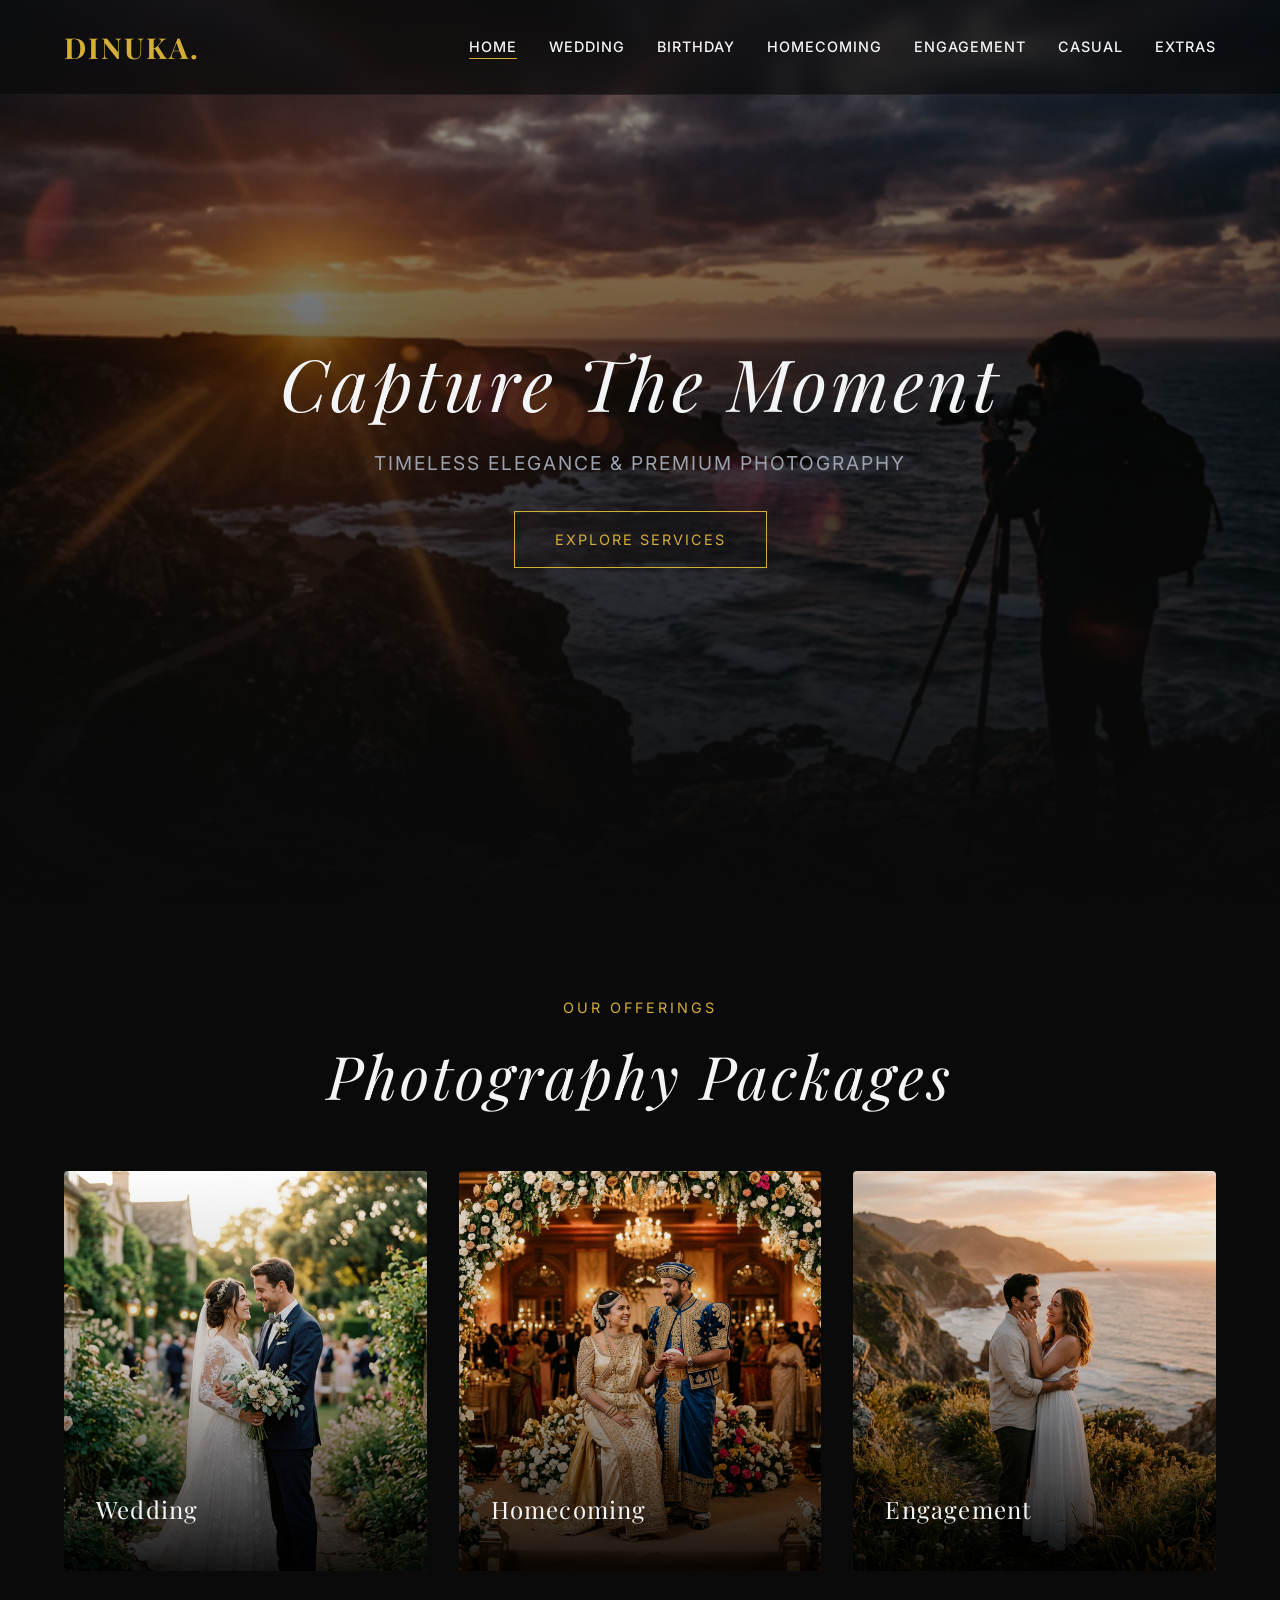
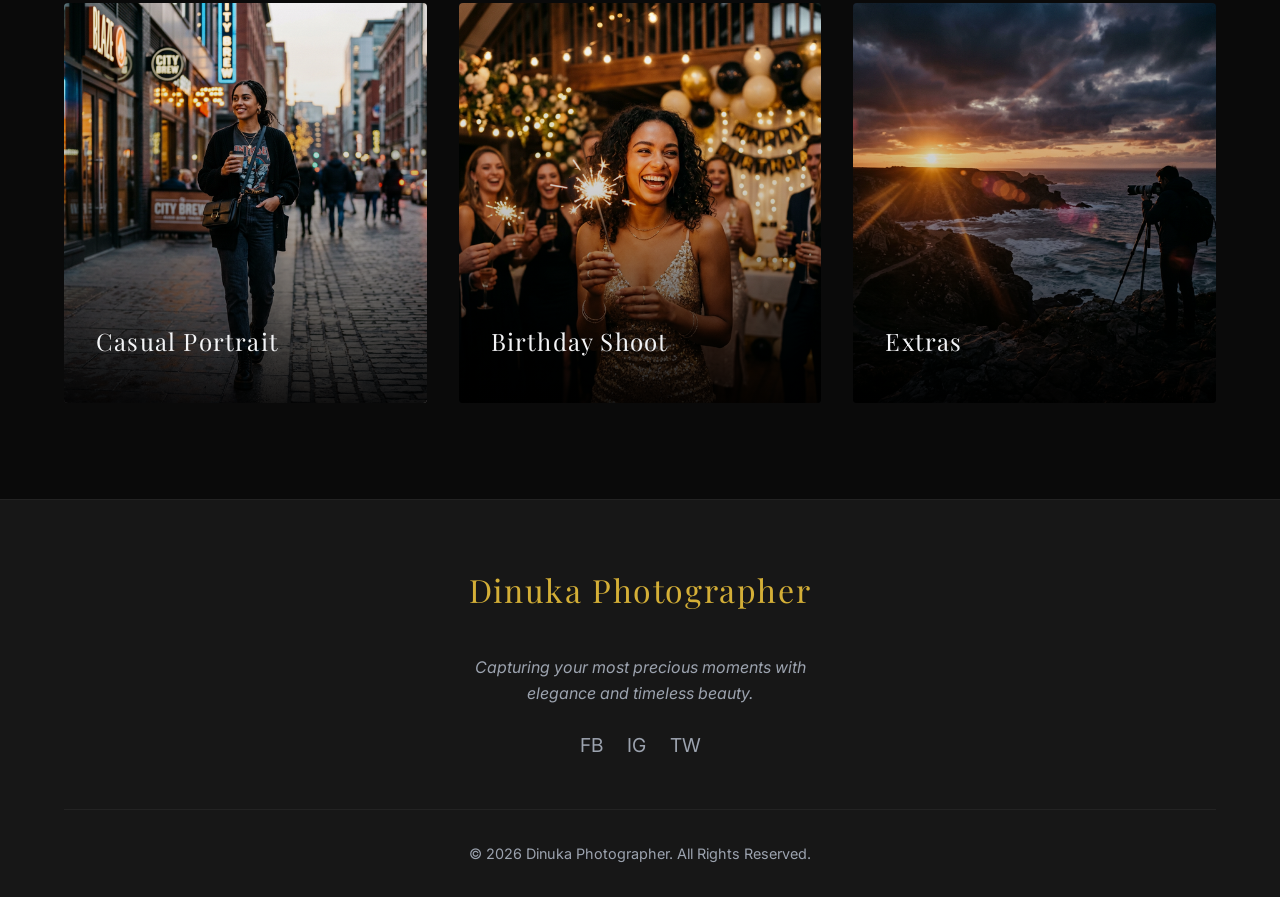
<file: index.html>
<!DOCTYPE html>
<html lang="en">
<head>
    <meta charset="UTF-8">
    <meta name="viewport" content="width=device-width, initial-scale=1.0">
    <title>Dinuka Photographer | Premium Photography Services</title>
    <meta name="description" content="Capture your most precious moments with Dinuka Photographer. Premium wedding, engagement, and portrait photography services.">
    <link rel="stylesheet" href="style.css">
</head>
<body>

    <!-- Header will be injected here by components.js -->
    <div id="header-placeholder"></div>

    <section class="hero" style="background-image: url('assets/images/hero_bg_1773070689052.png');">
        <div class="hero-content">
            <h1>Capture The Moment</h1>
            <p>Timeless Elegance & Premium Photography</p>
            <a href="#services" class="btn">Explore Services</a>
        </div>
    </section>

    <section id="services" class="section">
        <div class="section-title">
            <span>Our Offerings</span>
            <h2>Photography Packages</h2>
        </div>
        
        <div class="services-grid">
            <div class="service-card" onclick="window.location.href='wedding.html'">
                <img src="assets/images/wedding_photo_1773070715703.png" alt="Wedding Photography">
                <div class="service-overlay">
                    <h3>Wedding</h3>
                    <p>Discover &rarr;</p>
                </div>
            </div>

            <div class="service-card" onclick="window.location.href='homecoming.html'">
                <img src="assets/images/homecoming_photo_1773070884088.png" alt="Homecoming Photography">
                <div class="service-overlay">
                    <h3>Homecoming</h3>
                    <p>Discover &rarr;</p>
                </div>
            </div>

            <div class="service-card" onclick="window.location.href='engagement.html'">
                <img src="assets/images/engagement_photo_1773071111330.png" alt="Engagement Photography">
                <div class="service-overlay">
                    <h3>Engagement</h3>
                    <p>Discover &rarr;</p>
                </div>
            </div>

            <div class="service-card" onclick="window.location.href='casual.html'">
                <img src="assets/images/casual_photo_1773071143662.png" alt="Casual Portrait">
                <div class="service-overlay">
                    <h3>Casual Portrait</h3>
                    <p>Discover &rarr;</p>
                </div>
            </div>

            <div class="service-card" onclick="window.location.href='birthday.html'">
                <img src="assets/images/birthday_photo_1773070782052.png" alt="Birthday Shoot">
                <div class="service-overlay">
                    <h3>Birthday Shoot</h3>
                    <p>Discover &rarr;</p>
                </div>
            </div>

            <div class="service-card" onclick="window.location.href='extras.html'">
                <img src="assets/images/hero_bg_1773070689052.png" alt="Extras">
                <div class="service-overlay">
                    <h3>Extras</h3>
                    <p>Discover &rarr;</p>
                </div>
            </div>
        </div>
    </section>

    <!-- Footer will be injected here by components.js -->
    <div id="footer-placeholder"></div>

    <script src="components.js"></script>
</body>
</html>
</file>
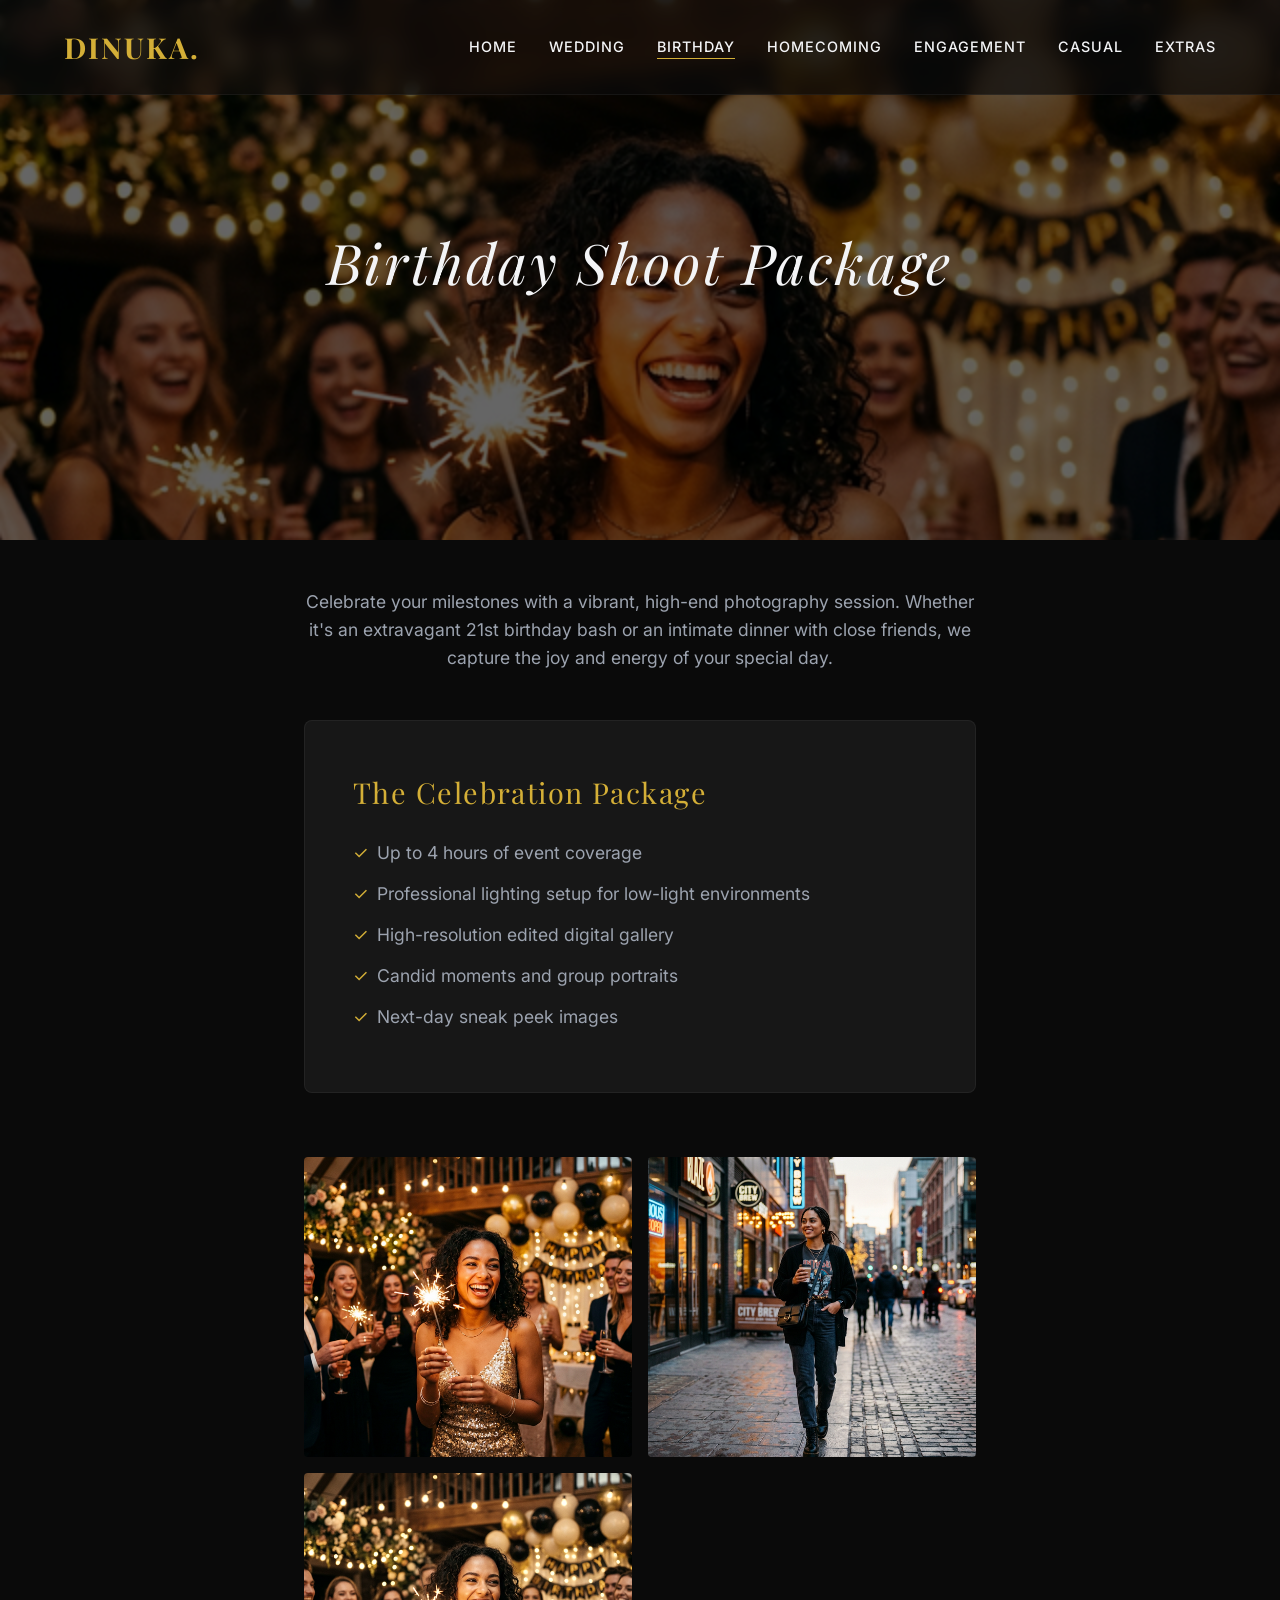
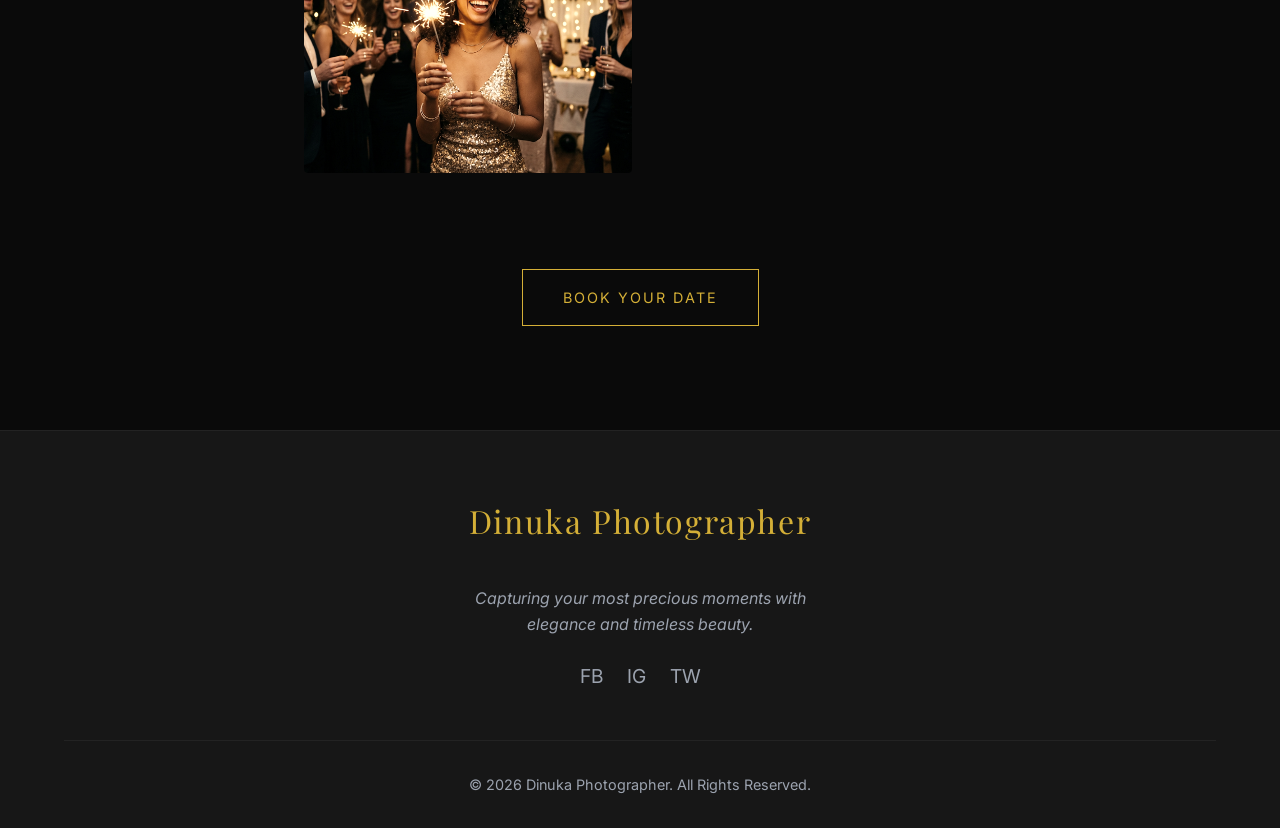
<file: birthday.html>
<!DOCTYPE html>
<html lang="en">
<head>
    <meta charset="UTF-8">
    <meta name="viewport" content="width=device-width, initial-scale=1.0">
    <title>Birthday Shoot Package | Dinuka Photographer</title>
    <meta name="description" content="Vibrant and high-end birthday photography sessions.">
    <link rel="stylesheet" href="style.css">
</head>
<body>

    <div id="header-placeholder"></div>

    <div class="page-header" style="background-image: url('assets/images/birthday_photo_1773070782052.png');">
        <h1 class="page-title">Birthday Shoot Package</h1>
    </div>

    <div class="page-content section">
        <p>Celebrate your milestones with a vibrant, high-end photography session. Whether it's an extravagant 21st birthday bash or an intimate dinner with close friends, we capture the joy and energy of your special day.</p>
        
        <div class="package-box">
            <h3>The Celebration Package</h3>
            <ul class="package-list">
                <li>Up to 4 hours of event coverage</li>
                <li>Professional lighting setup for low-light environments</li>
                <li>High-resolution edited digital gallery</li>
                <li>Candid moments and group portraits</li>
                <li>Next-day sneak peek images</li>
            </ul>
        </div>
        
        <div class="gallery-grid">
            <div class="gallery-item"><img src="assets/images/birthday_photo_1773070782052.png" alt="Birthday Celebration"></div>
            <div class="gallery-item"><img src="assets/images/casual_photo_1773071143662.png" alt="Birthday Portrait"></div>
            <div class="gallery-item"><img src="assets/images/birthday_photo_1773070782052.png" style="filter: sepia(30%);" alt="Birthday details"></div>
        </div>
    </div>
    
    <div class="section" style="text-align: center;">
        <a href="mailto:booking@dinukaphoto.com" class="btn">Book Your Date</a>
    </div>

    <div id="footer-placeholder"></div>

    <script src="components.js"></script>
</body>
</html>
</file>
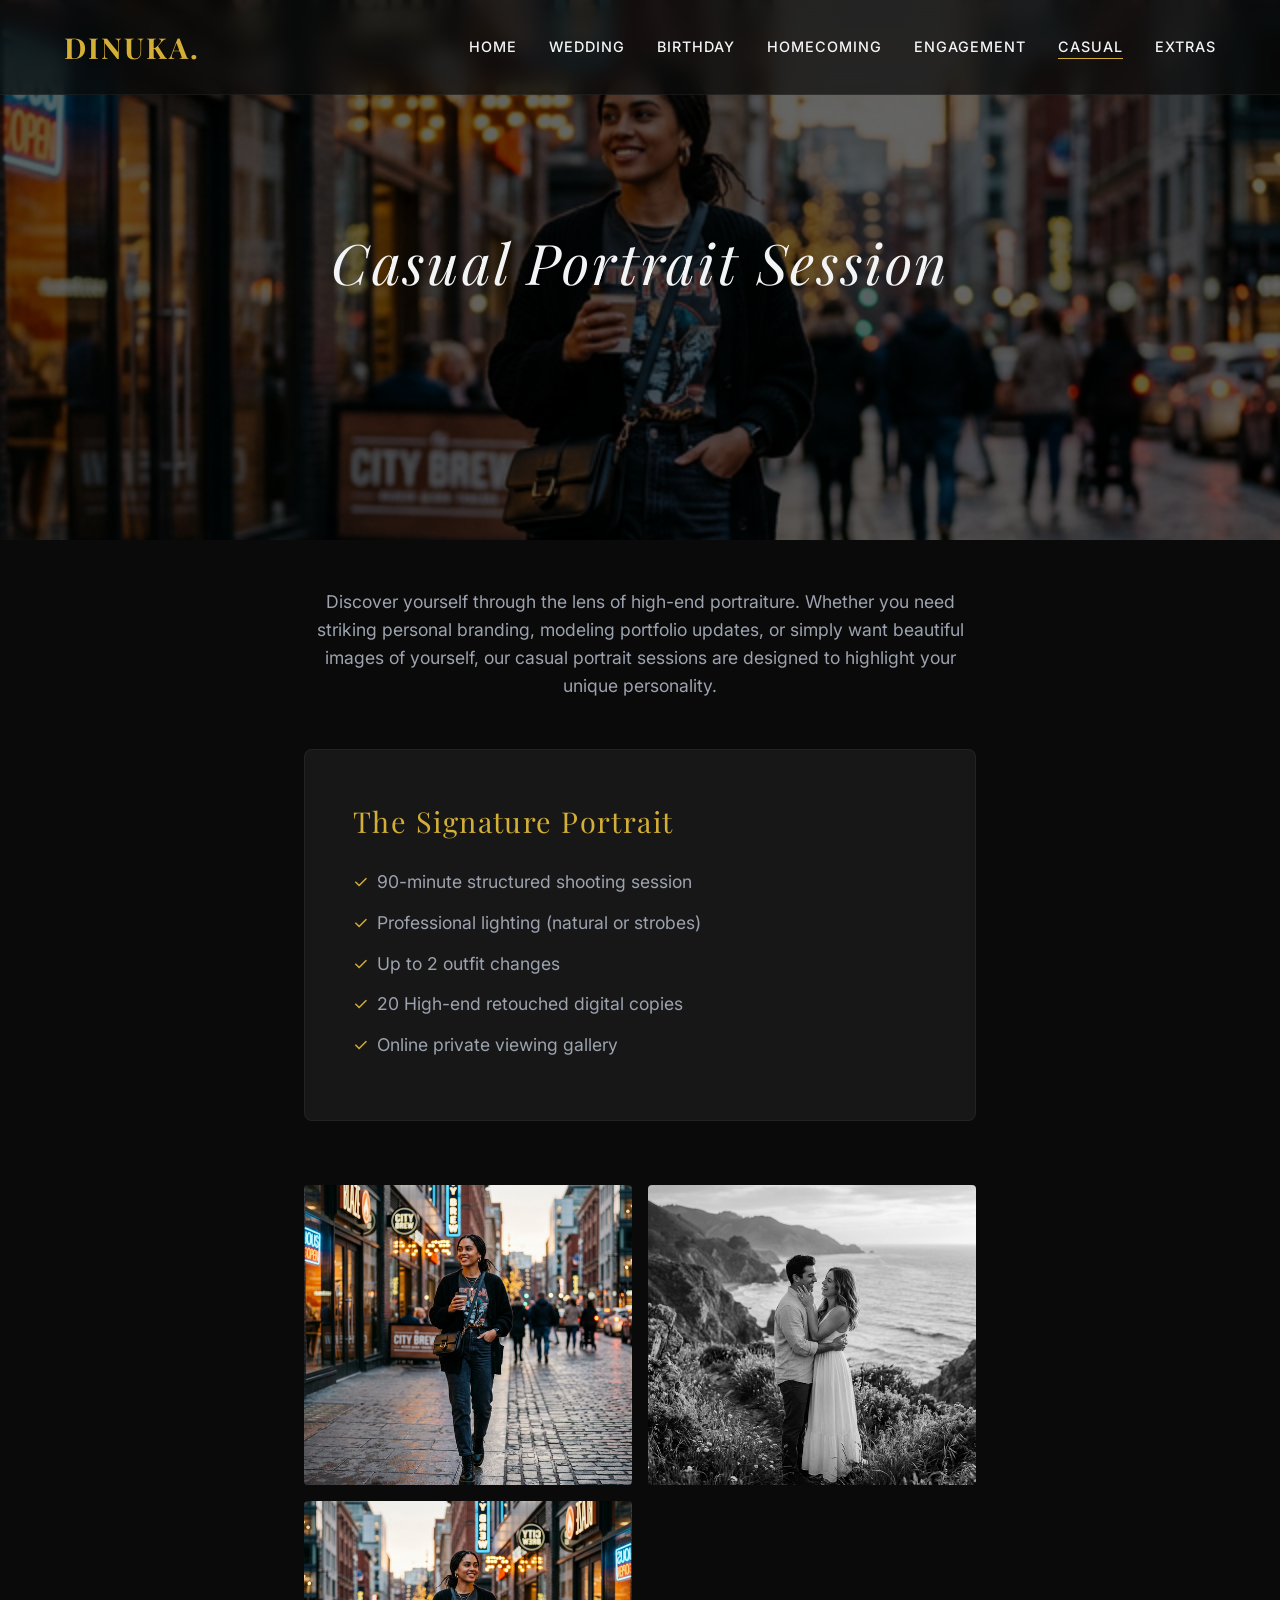
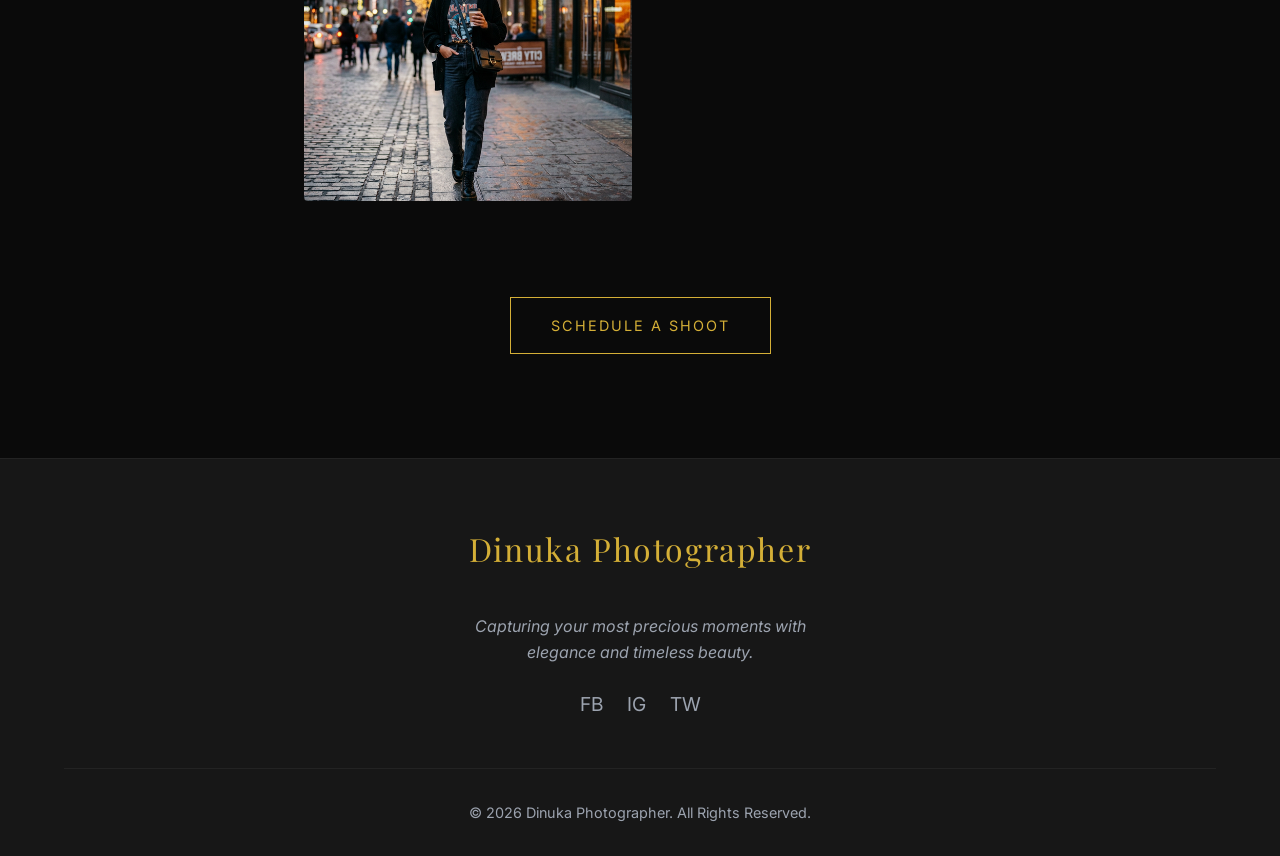
<file: casual.html>
<!DOCTYPE html>
<html lang="en">
<head>
    <meta charset="UTF-8">
    <meta name="viewport" content="width=device-width, initial-scale=1.0">
    <title>Casual Portrait Session | Dinuka Photographer</title>
    <meta name="description" content="High fashion and casual portrait photography.">
    <link rel="stylesheet" href="style.css">
</head>
<body>

    <div id="header-placeholder"></div>

    <div class="page-header" style="background-image: url('assets/images/casual_photo_1773071143662.png');">
        <h1 class="page-title">Casual Portrait Session</h1>
    </div>

    <div class="page-content section">
        <p>Discover yourself through the lens of high-end portraiture. Whether you need striking personal branding, modeling portfolio updates, or simply want beautiful images of yourself, our casual portrait sessions are designed to highlight your unique personality.</p>
        
        <div class="package-box">
            <h3>The Signature Portrait</h3>
            <ul class="package-list">
                <li>90-minute structured shooting session</li>
                <li>Professional lighting (natural or strobes)</li>
                <li>Up to 2 outfit changes</li>
                <li>20 High-end retouched digital copies</li>
                <li>Online private viewing gallery</li>
            </ul>
        </div>
        
        <div class="gallery-grid">
            <div class="gallery-item"><img src="assets/images/casual_photo_1773071143662.png" alt="Fashion Portrait"></div>
            <div class="gallery-item"><img src="assets/images/engagement_photo_1773071111330.png" style="filter: grayscale(100%);" alt="Black & white portrait"></div>
            <div class="gallery-item"><img src="assets/images/casual_photo_1773071143662.png" style="transform: scaleX(-1);" alt="Urban Portrait"></div>
        </div>
    </div>
    
    <div class="section" style="text-align: center;">
        <a href="mailto:booking@dinukaphoto.com" class="btn">Schedule A Shoot</a>
    </div>

    <div id="footer-placeholder"></div>

    <script src="components.js"></script>
</body>
</html>
</file>
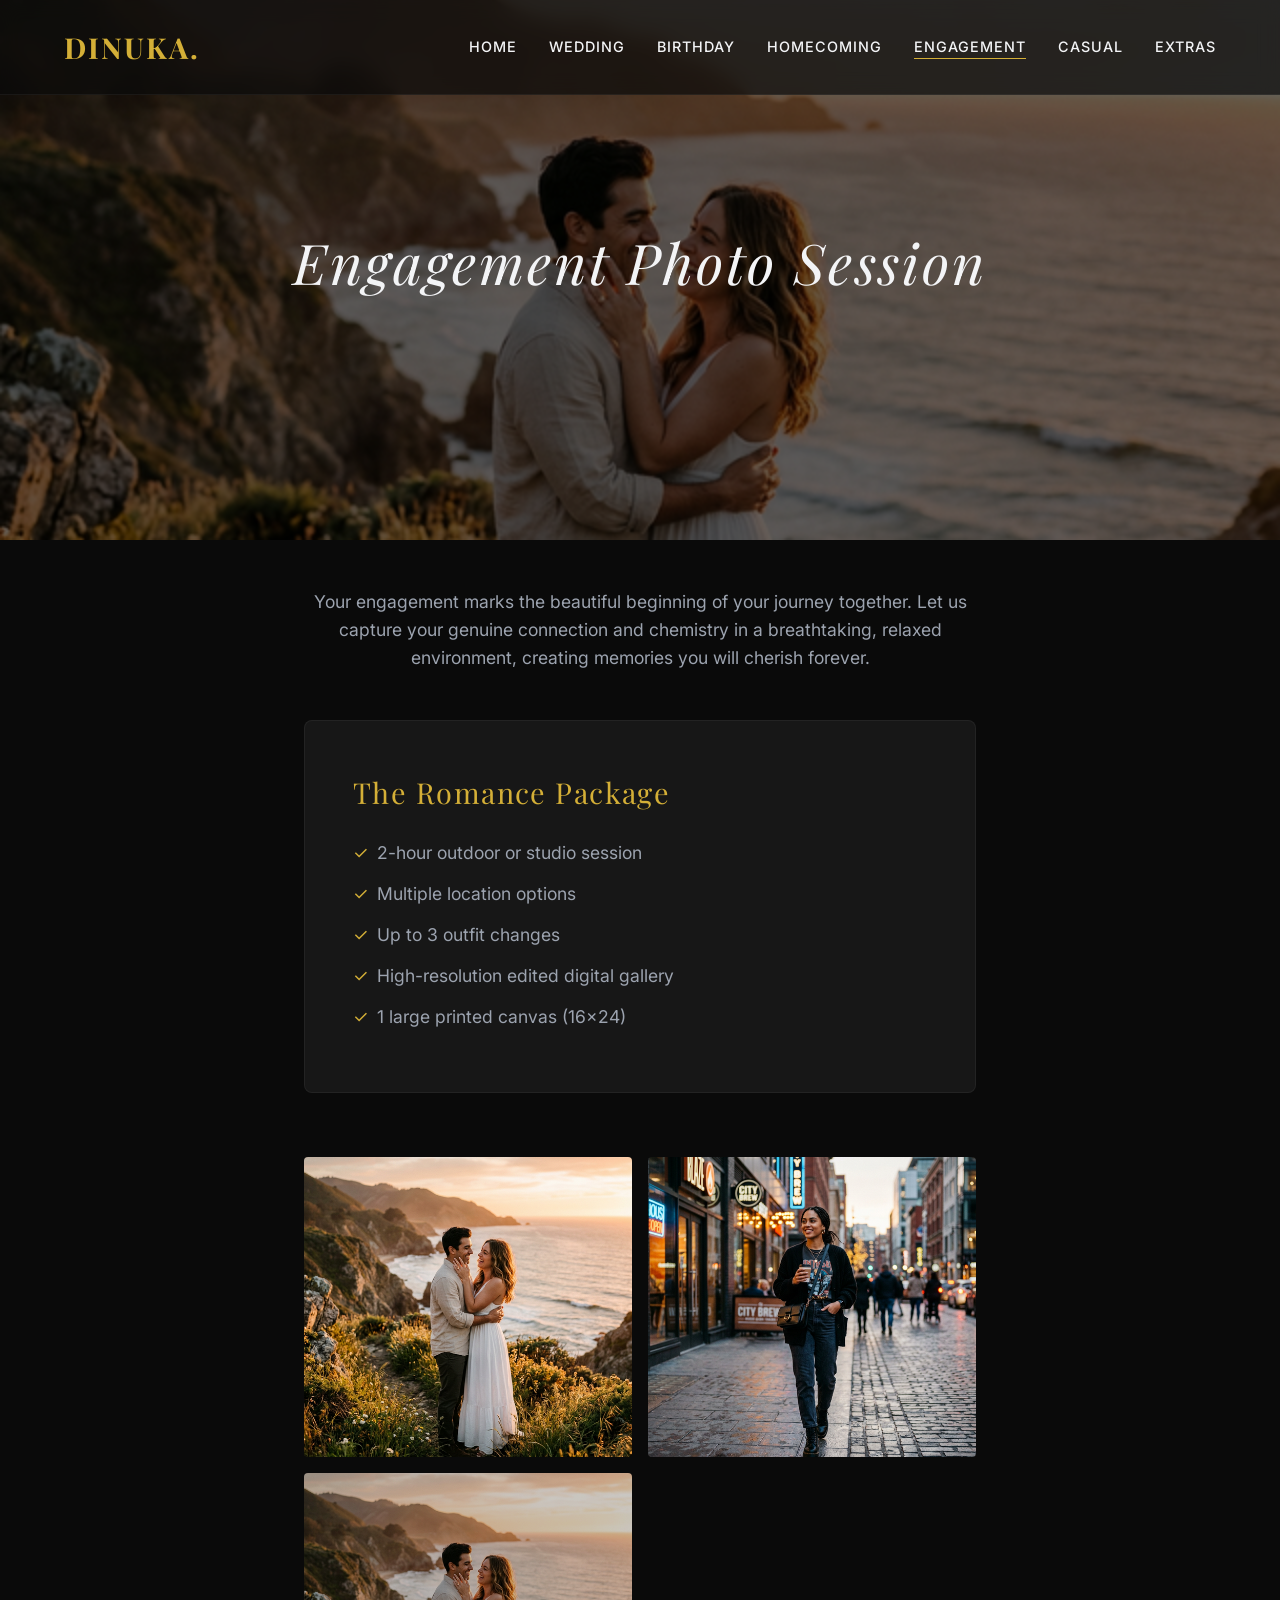
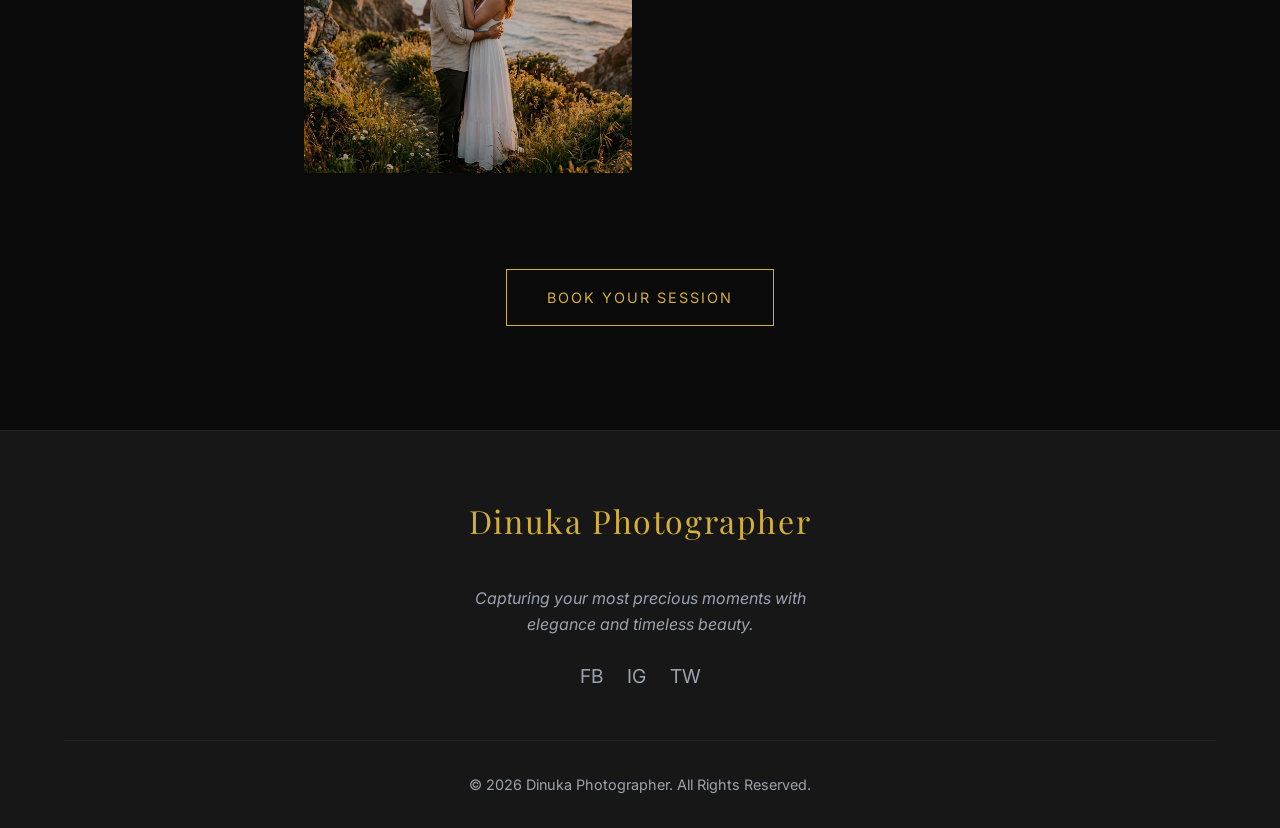
<file: engagement.html>
<!DOCTYPE html>
<html lang="en">
<head>
    <meta charset="UTF-8">
    <meta name="viewport" content="width=device-width, initial-scale=1.0">
    <title>Engagement Photo Session | Dinuka Photographer</title>
    <meta name="description" content="Romantic engagement photography sessions at scenic locations.">
    <link rel="stylesheet" href="style.css">
</head>
<body>

    <div id="header-placeholder"></div>

    <div class="page-header" style="background-image: url('assets/images/engagement_photo_1773071111330.png');">
        <h1 class="page-title">Engagement Photo Session</h1>
    </div>

    <div class="page-content section">
        <p>Your engagement marks the beautiful beginning of your journey together. Let us capture your genuine connection and chemistry in a breathtaking, relaxed environment, creating memories you will cherish forever.</p>
        
        <div class="package-box">
            <h3>The Romance Package</h3>
            <ul class="package-list">
                <li>2-hour outdoor or studio session</li>
                <li>Multiple location options</li>
                <li>Up to 3 outfit changes</li>
                <li>High-resolution edited digital gallery</li>
                <li>1 large printed canvas (16x24)</li>
            </ul>
        </div>
        
        <div class="gallery-grid">
            <div class="gallery-item"><img src="assets/images/engagement_photo_1773071111330.png" alt="Engagement ring"></div>
            <div class="gallery-item"><img src="assets/images/casual_photo_1773071143662.png" alt="Couple laughing"></div>
            <div class="gallery-item"><img src="assets/images/engagement_photo_1773071111330.png" style="filter: brightness(80%);" alt="Sunset walk"></div>
        </div>
    </div>
    
    <div class="section" style="text-align: center;">
        <a href="mailto:booking@dinukaphoto.com" class="btn">Book Your Session</a>
    </div>

    <div id="footer-placeholder"></div>

    <script src="components.js"></script>
</body>
</html>
</file>
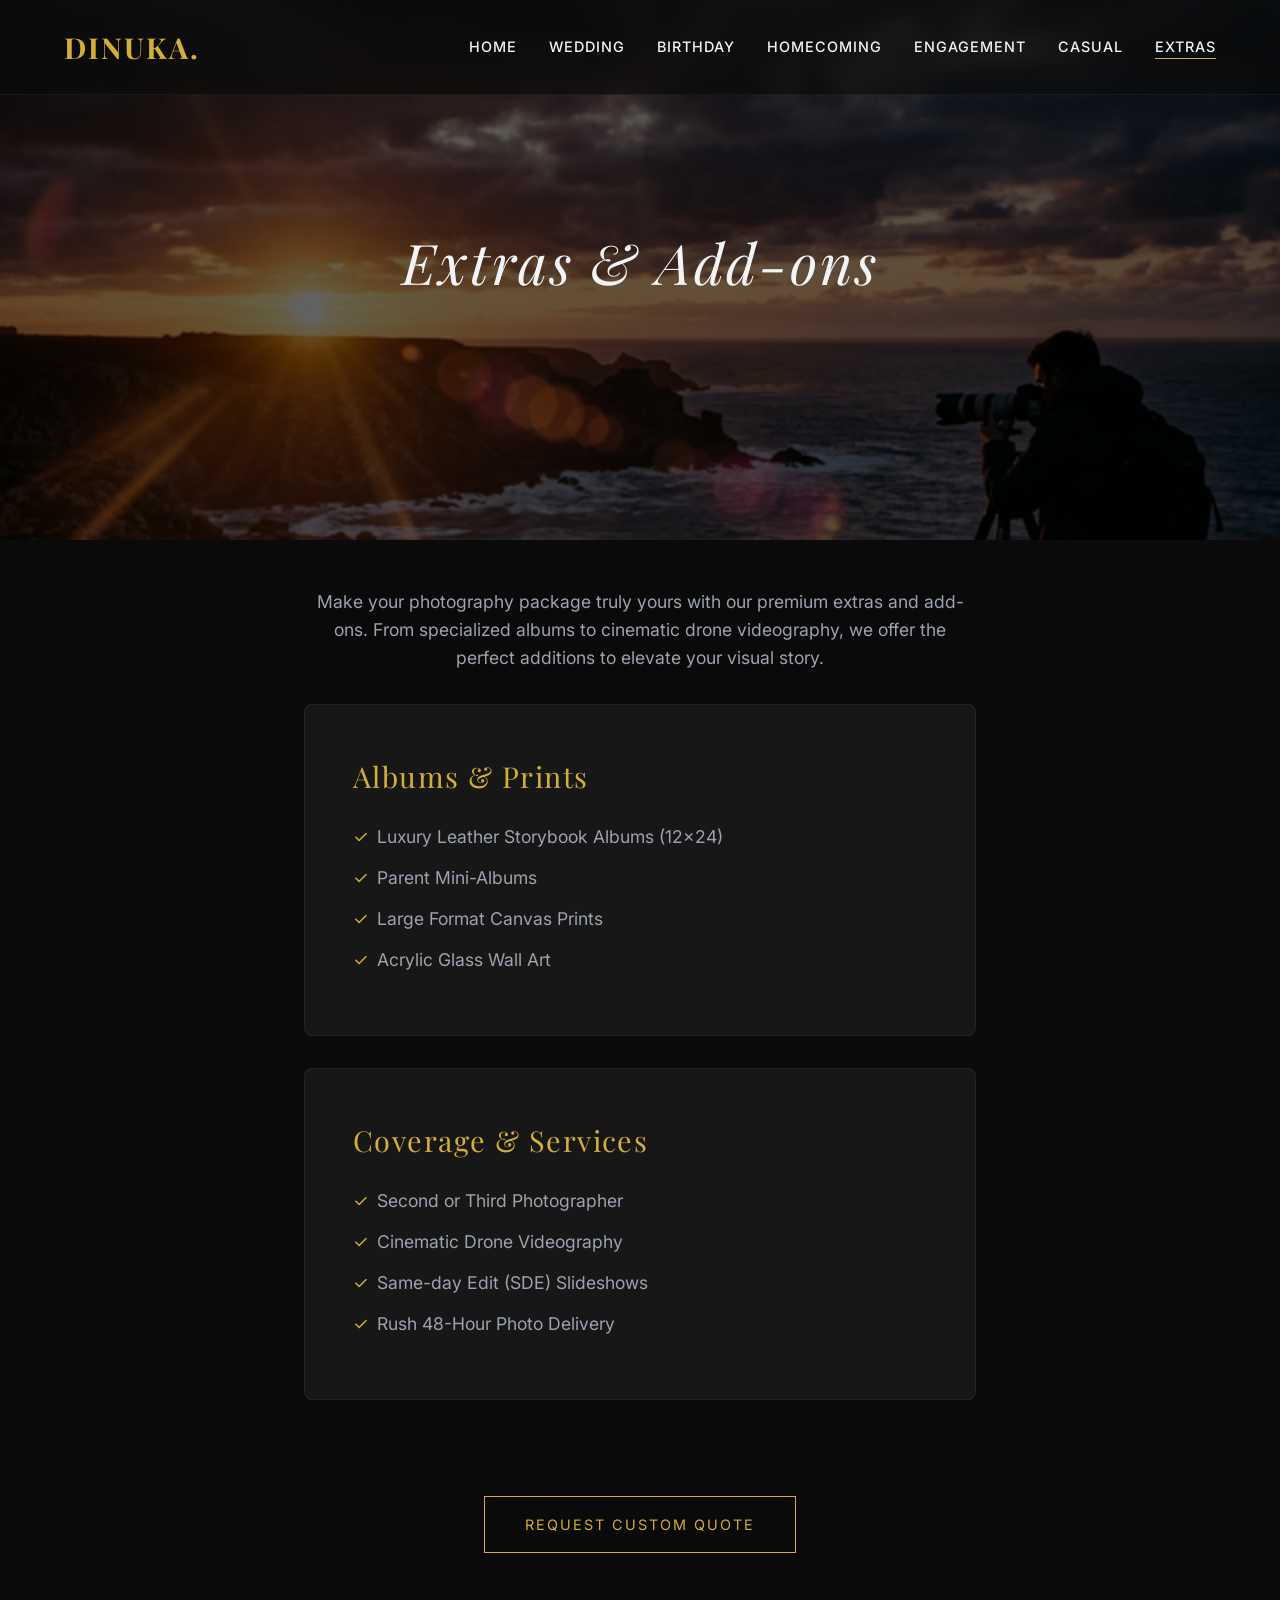
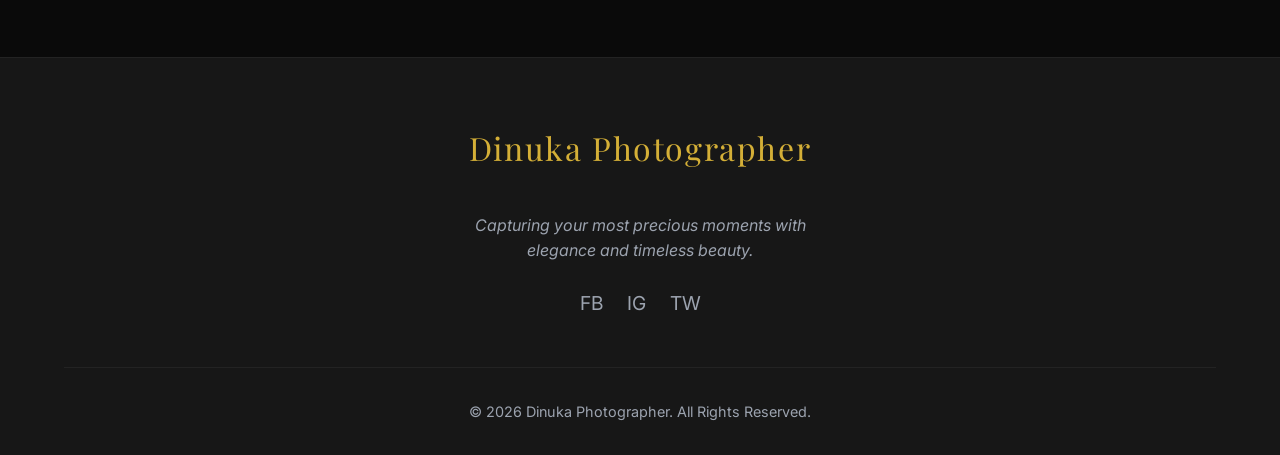
<file: extras.html>
<!DOCTYPE html>
<html lang="en">
<head>
    <meta charset="UTF-8">
    <meta name="viewport" content="width=device-width, initial-scale=1.0">
    <title>Extras | Dinuka Photographer</title>
    <meta name="description" content="Additional premium photography services and add-ons.">
    <link rel="stylesheet" href="style.css">
</head>
<body>

    <div id="header-placeholder"></div>

    <div class="page-header" style="background-image: url('assets/images/hero_bg_1773070689052.png');">
        <h1 class="page-title">Extras & Add-ons</h1>
    </div>

    <div class="page-content section">
        <p>Make your photography package truly yours with our premium extras and add-ons. From specialized albums to cinematic drone videography, we offer the perfect additions to elevate your visual story.</p>
        
        <div class="package-box" style="margin-top: 2rem;">
            <h3>Albums & Prints</h3>
            <ul class="package-list">
                <li>Luxury Leather Storybook Albums (12x24)</li>
                <li>Parent Mini-Albums</li>
                <li>Large Format Canvas Prints</li>
                <li>Acrylic Glass Wall Art</li>
            </ul>
        </div>
        
        <div class="package-box" style="margin-top: 2rem;">
            <h3>Coverage & Services</h3>
            <ul class="package-list">
                <li>Second or Third Photographer</li>
                <li>Cinematic Drone Videography</li>
                <li>Same-day Edit (SDE) Slideshows</li>
                <li>Rush 48-Hour Photo Delivery</li>
            </ul>
        </div>
    </div>
    
    <div class="section" style="text-align: center;">
        <a href="mailto:booking@dinukaphoto.com" class="btn">Request Custom Quote</a>
    </div>

    <div id="footer-placeholder"></div>

    <script src="components.js"></script>
</body>
</html>
</file>
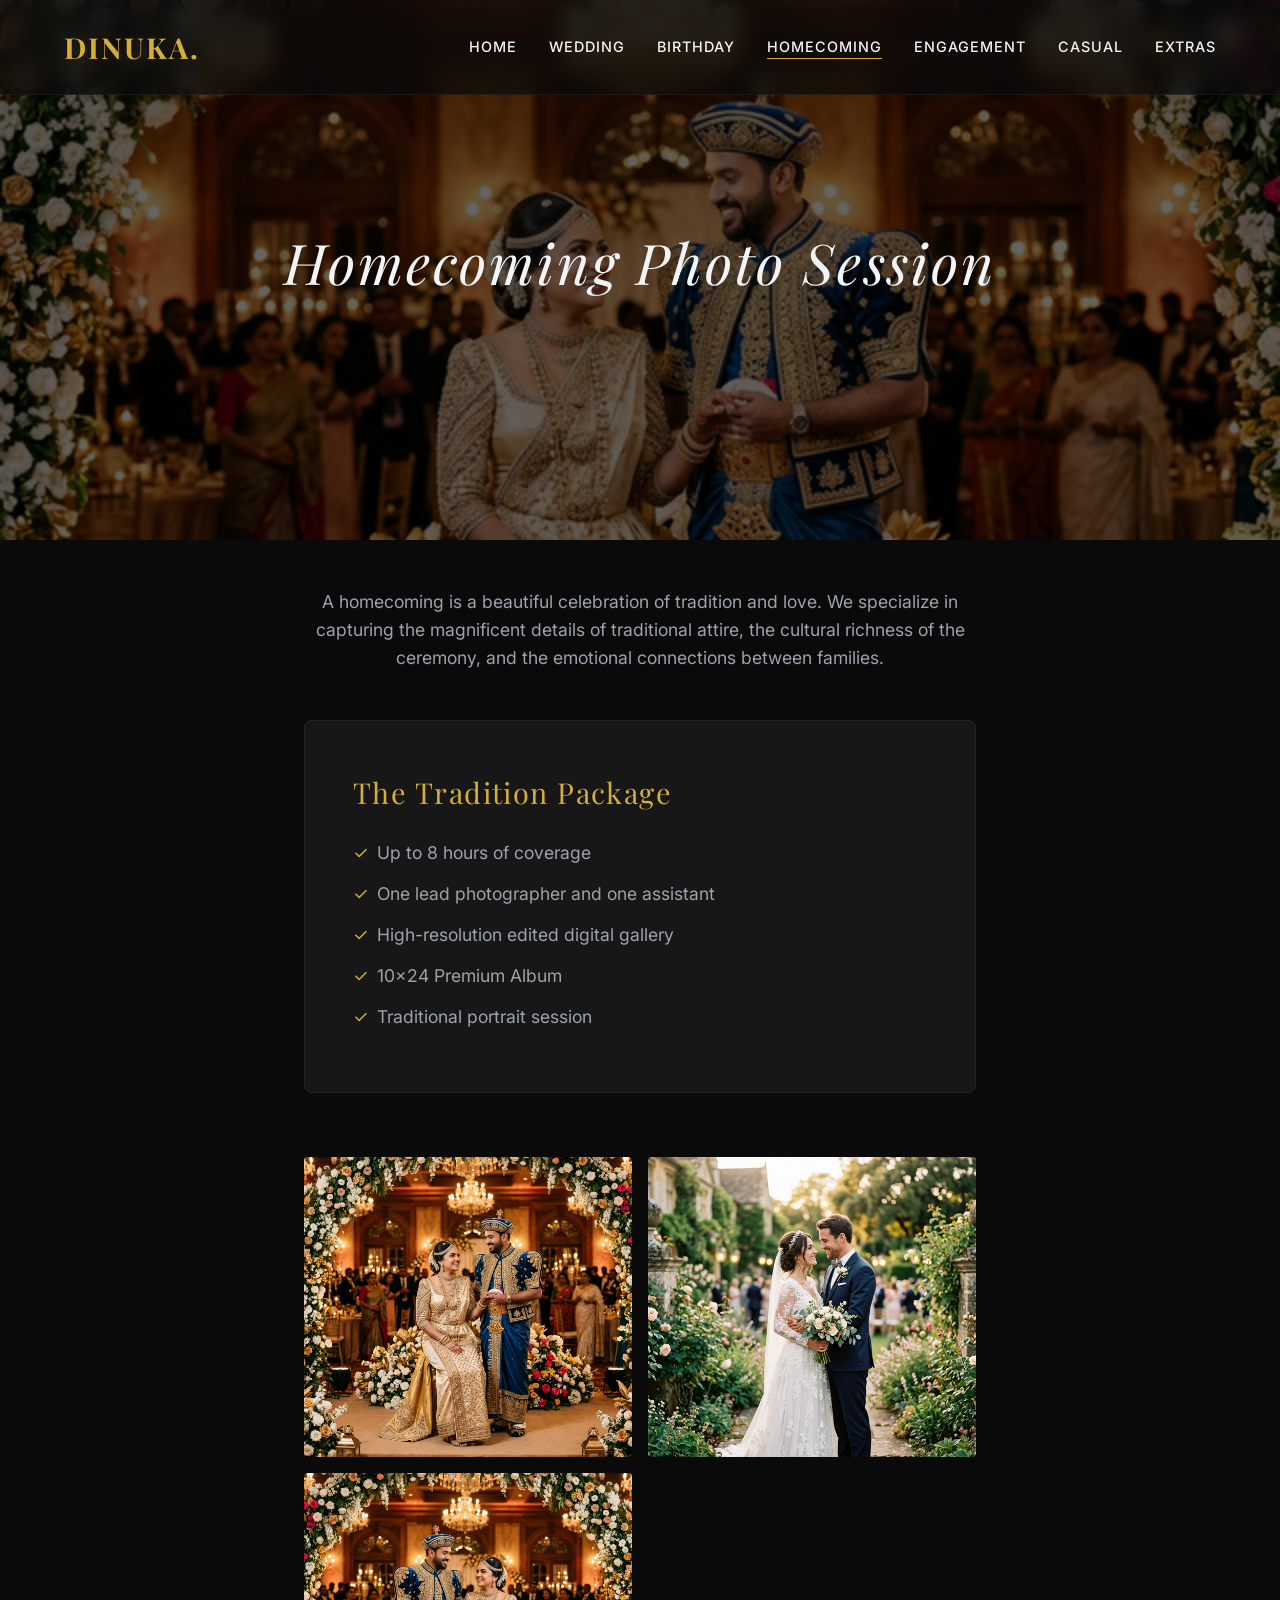
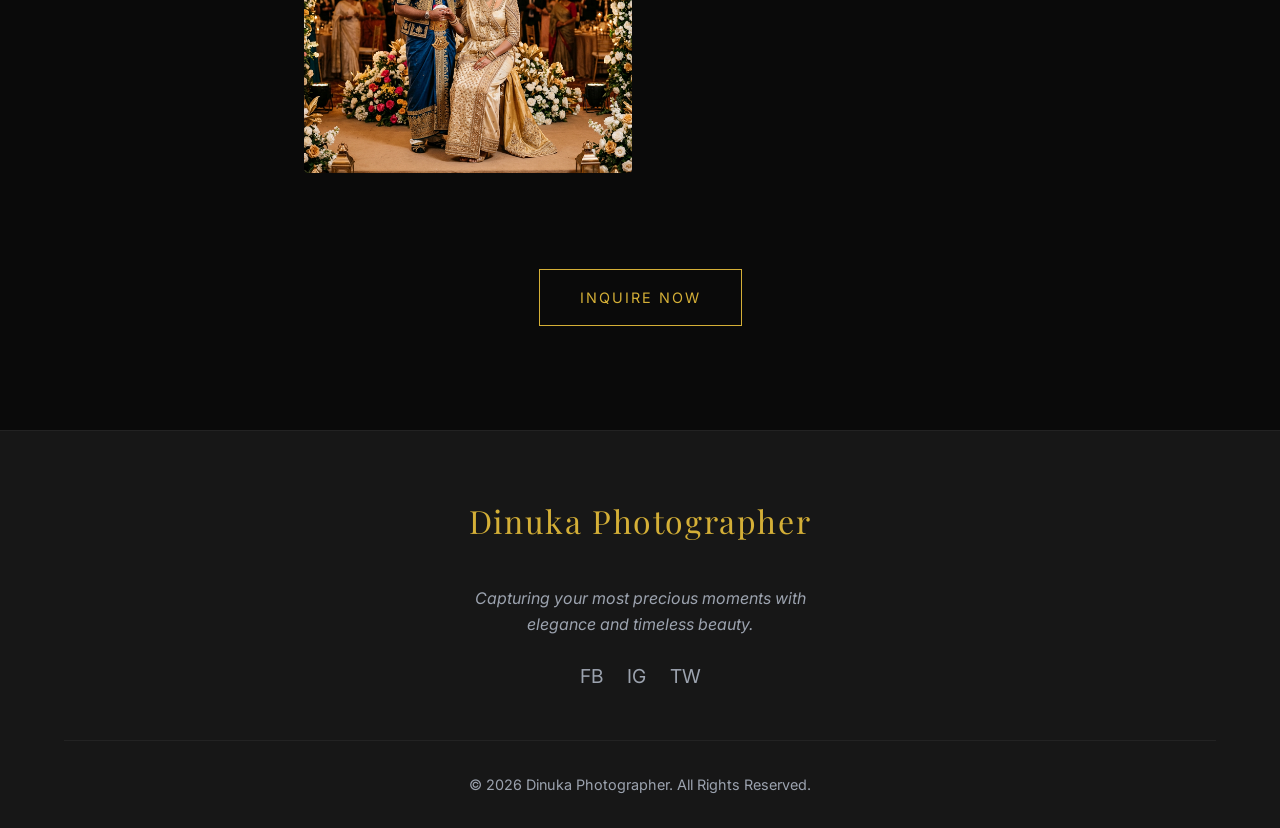
<file: homecoming.html>
<!DOCTYPE html>
<html lang="en">
<head>
    <meta charset="UTF-8">
    <meta name="viewport" content="width=device-width, initial-scale=1.0">
    <title>Homecoming Photo Session | Dinuka Photographer</title>
    <meta name="description" content="Traditional and elegant homecoming photography sessions.">
    <link rel="stylesheet" href="style.css">
</head>
<body>

    <div id="header-placeholder"></div>

    <div class="page-header" style="background-image: url('assets/images/homecoming_photo_1773070884088.png');">
        <h1 class="page-title">Homecoming Photo Session</h1>
    </div>

    <div class="page-content section">
        <p>A homecoming is a beautiful celebration of tradition and love. We specialize in capturing the magnificent details of traditional attire, the cultural richness of the ceremony, and the emotional connections between families.</p>
        
        <div class="package-box">
            <h3>The Tradition Package</h3>
            <ul class="package-list">
                <li>Up to 8 hours of coverage</li>
                <li>One lead photographer and one assistant</li>
                <li>High-resolution edited digital gallery</li>
                <li>10x24 Premium Album</li>
                <li>Traditional portrait session</li>
            </ul>
        </div>
        
        <div class="gallery-grid">
            <div class="gallery-item"><img src="assets/images/homecoming_photo_1773070884088.png" alt="Homecoming traditional"></div>
            <div class="gallery-item"><img src="assets/images/wedding_photo_1773070715703.png" alt="Couple portrait"></div>
            <div class="gallery-item"><img src="assets/images/homecoming_photo_1773070884088.png" style="transform: scaleX(-1);" alt="Homecoming celebration"></div>
        </div>
    </div>
    
    <div class="section" style="text-align: center;">
        <a href="mailto:booking@dinukaphoto.com" class="btn">Inquire Now</a>
    </div>

    <div id="footer-placeholder"></div>

    <script src="components.js"></script>
</body>
</html>
</file>
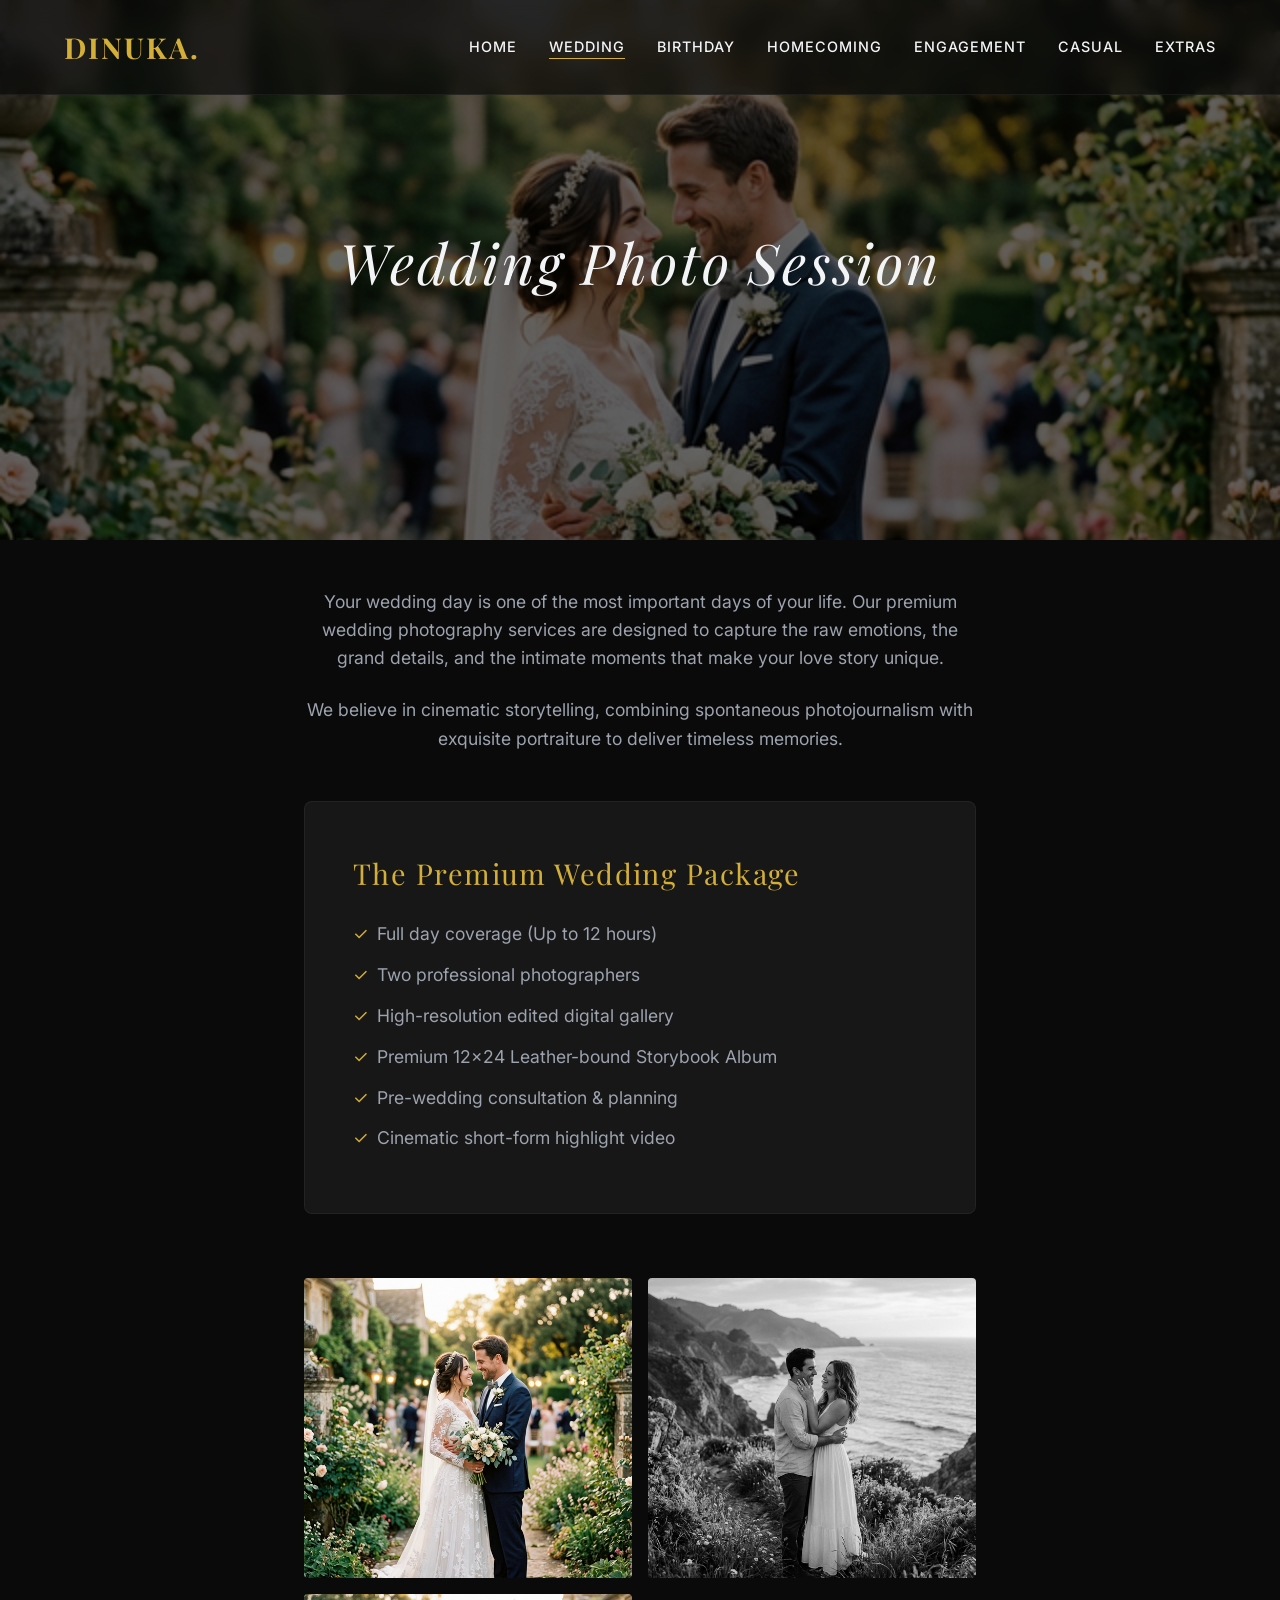
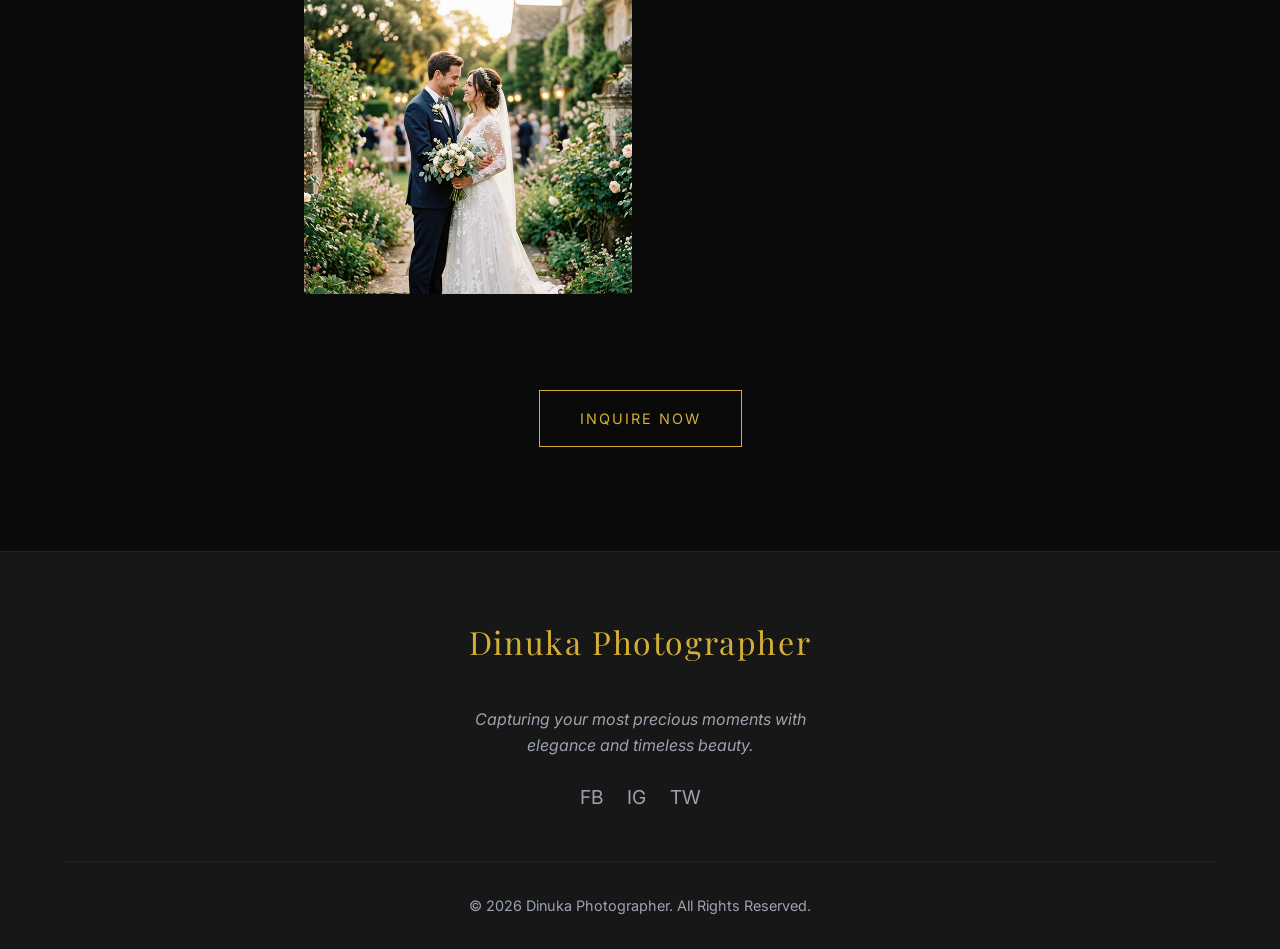
<file: wedding.html>
<!DOCTYPE html>
<html lang="en">
<head>
    <meta charset="UTF-8">
    <meta name="viewport" content="width=device-width, initial-scale=1.0">
    <title>Wedding Photo Session | Dinuka Photographer</title>
    <meta name="description" content="Elegant and cinematic wedding photography services by Dinuka Photographer.">
    <link rel="stylesheet" href="style.css">
</head>
<body>

    <div id="header-placeholder"></div>

    <div class="page-header" style="background-image: url('assets/images/wedding_photo_1773070715703.png');">
        <h1 class="page-title">Wedding Photo Session</h1>
    </div>

    <div class="page-content section">
        <p>Your wedding day is one of the most important days of your life. Our premium wedding photography services are designed to capture the raw emotions, the grand details, and the intimate moments that make your love story unique.</p>
        <p>We believe in cinematic storytelling, combining spontaneous photojournalism with exquisite portraiture to deliver timeless memories.</p>
        
        <div class="package-box">
            <h3>The Premium Wedding Package</h3>
            <ul class="package-list">
                <li>Full day coverage (Up to 12 hours)</li>
                <li>Two professional photographers</li>
                <li>High-resolution edited digital gallery</li>
                <li>Premium 12x24 Leather-bound Storybook Album</li>
                <li>Pre-wedding consultation & planning</li>
                <li>Cinematic short-form highlight video</li>
            </ul>
        </div>
        
        <div class="gallery-grid">
            <div class="gallery-item"><img src="assets/images/wedding_photo_1773070715703.png" alt="Wedding detail"></div>
            <div class="gallery-item"><img src="assets/images/engagement_photo_1773071111330.png" style="filter: grayscale(100%);" alt="Wedding B&W"></div>
            <div class="gallery-item"><img src="assets/images/wedding_photo_1773070715703.png" style="transform: scaleX(-1);" alt="Wedding Celebration"></div>
        </div>
    </div>

    <div class="section" style="text-align: center;">
        <a href="mailto:booking@dinukaphoto.com" class="btn">Inquire Now</a>
    </div>

    <div id="footer-placeholder"></div>

    <script src="components.js"></script>
</body>
</html>
</file>
<file: style.css>
@import url('https://fonts.googleapis.com/css2?family=Inter:wght@300;400;500;600&family=Playfair+Display:ital,wght@0,400;0,600;0,700;1,400&display=swap');

:root {
  --color-bg: #0a0a0a;
  --color-surface: #171717;
  --color-surface-light: rgba(255, 255, 255, 0.05);
  --color-primary: #d4af37; /* Elegant gold */
  --color-primary-hover: #f1c40f;
  --color-text: #f3f4f6;
  --color-text-muted: #9ca3af;
  --font-heading: 'Playfair Display', serif;
  --font-body: 'Inter', sans-serif;
  --transition-fast: 0.3s ease;
  --transition-slow: 0.6s cubic-bezier(0.16, 1, 0.3, 1);
}

* {
  margin: 0;
  padding: 0;
  box-sizing: border-box;
}

body {
  font-family: var(--font-body);
  background-color: var(--color-bg);
  color: var(--color-text);
  line-height: 1.6;
  overflow-x: hidden;
}

h1, h2, h3, h4, h5, h6 {
  font-family: var(--font-heading);
  font-weight: 400;
  letter-spacing: 0.05em;
  margin-bottom: 1rem;
}

a {
  color: inherit;
  text-decoration: none;
  transition: color var(--transition-fast);
}

a:hover {
  color: var(--color-primary);
}

ul {
  list-style: none;
}

/* Glassmorphism Navbar */
header {
  position: fixed;
  top: 0;
  width: 100%;
  padding: 1.5rem 5%;
  display: flex;
  justify-content: space-between;
  align-items: center;
  z-index: 1000;
  background: rgba(10, 10, 10, 0.7);
  backdrop-filter: blur(10px);
  -webkit-backdrop-filter: blur(10px);
  border-bottom: 1px solid rgba(255, 255, 255, 0.05);
  transition: all var(--transition-fast);
}

.logo {
  font-family: var(--font-heading);
  font-size: 1.8rem;
  font-weight: 700;
  color: var(--color-primary);
  letter-spacing: 2px;
  text-transform: uppercase;
}

.nav-links {
  display: flex;
  gap: 2rem;
}

.nav-links li a {
  font-size: 0.9rem;
  letter-spacing: 1px;
  text-transform: uppercase;
  font-weight: 500;
  position: relative;
}

.nav-links li a::after {
  content: '';
  position: absolute;
  width: 0;
  height: 1px;
  bottom: -4px;
  left: 0;
  background-color: var(--color-primary);
  transition: width var(--transition-fast);
}

.nav-links li a:hover::after, .nav-links li a.active::after {
  width: 100%;
}

/* Mobile Menu Toggle */
.menu-toggle {
  display: none;
  font-size: 1.5rem;
  cursor: pointer;
  color: var(--color-text);
}

/* Hero Section */
.hero {
  height: 100vh;
  display: flex;
  align-items: center;
  justify-content: center;
  text-align: center;
  position: relative;
  background-size: cover;
  background-position: center;
  background-attachment: fixed;
}

.hero::after {
  content: '';
  position: absolute;
  top: 0; left: 0; width: 100%; height: 100%;
  background: linear-gradient(to bottom, rgba(0,0,0,0.3) 0%, rgba(10,10,10,1) 100%);
  z-index: 1;
}

.hero-content {
  position: relative;
  z-index: 2;
  max-width: 800px;
  padding: 0 20px;
  animation: fadeInDown 1s var(--transition-slow);
}

.hero h1 {
  font-size: 4.5rem;
  font-style: italic;
  margin-bottom: 0.5rem;
}

.hero p {
  font-size: 1.2rem;
  color: var(--color-text-muted);
  letter-spacing: 2px;
  text-transform: uppercase;
  margin-bottom: 2rem;
}

/* Buttons */
.btn {
  display: inline-block;
  padding: 1rem 2.5rem;
  background-color: transparent;
  color: var(--color-primary);
  border: 1px solid var(--color-primary);
  font-size: 0.9rem;
  text-transform: uppercase;
  letter-spacing: 2px;
  cursor: pointer;
  transition: all var(--transition-fast);
  position: relative;
  overflow: hidden;
}

.btn:hover {
  background-color: var(--color-primary);
  color: var(--color-bg);
}

/* Sections */
.section {
  padding: 6rem 5%;
}

.section-title {
  text-align: center;
  font-size: 2.5rem;
  margin-bottom: 3rem;
  font-style: italic;
}

.section-title span {
  display: block;
  font-family: var(--font-body);
  font-size: 0.9rem;
  color: var(--color-primary);
  text-transform: uppercase;
  letter-spacing: 3px;
  font-style: normal;
  margin-bottom: 0.5rem;
}

/* Portfolio / Services Grid */
.services-grid {
  display: grid;
  grid-template-columns: repeat(auto-fit, minmax(300px, 1fr));
  gap: 2rem;
}

.service-card {
  position: relative;
  border-radius: 4px;
  overflow: hidden;
  height: 400px;
  cursor: pointer;
  group: true;
}

.service-card img {
  width: 100%;
  height: 100%;
  object-fit: cover;
  transition: transform var(--transition-slow);
}

.service-card:hover img {
  transform: scale(1.05);
}

.service-overlay {
  position: absolute;
  inset: 0;
  background: linear-gradient(to top, rgba(0,0,0,0.9) 0%, rgba(0,0,0,0.2) 50%, transparent 100%);
  display: flex;
  flex-direction: column;
  justify-content: flex-end;
  padding: 2rem;
  transition: all var(--transition-fast);
}

.service-overlay h3 {
  font-size: 1.5rem;
  margin-bottom: 0.5rem;
  transform: translateY(20px);
  transition: transform var(--transition-fast);
}

.service-overlay p {
  color: var(--color-primary);
  font-size: 0.9rem;
  text-transform: uppercase;
  letter-spacing: 1px;
  opacity: 0;
  transform: translateY(20px);
  transition: all var(--transition-fast);
  transition-delay: 0.1s;
}

.service-card:hover .service-overlay h3,
.service-card:hover .service-overlay p {
  transform: translateY(0);
  opacity: 1;
}

/* Footer */
footer {
  background-color: var(--color-surface);
  padding: 4rem 5% 2rem;
  text-align: center;
  border-top: 1px solid rgba(255,255,255,0.05);
}

.footer-content {
  display: flex;
  flex-direction: column;
  align-items: center;
  gap: 1.5rem;
  margin-bottom: 3rem;
}

.footer-logo {
  font-family: var(--font-heading);
  font-size: 2rem;
  color: var(--color-primary);
}

.social-links {
  display: flex;
  gap: 1.5rem;
}

.social-links a {
  font-size: 1.2rem;
  color: var(--color-text-muted);
}

.social-links a:hover {
  color: var(--color-primary);
}

.footer-bottom {
  color: var(--color-text-muted);
  font-size: 0.9rem;
  border-top: 1px solid rgba(255, 255, 255, 0.05);
  padding-top: 2rem;
}

/* Animations */
@keyframes fadeInDown {
  from { opacity: 0; transform: translateY(-30px); }
  to { opacity: 1; transform: translateY(0); }
}

/* Page Header */
.page-header {
  height: 60vh;
  display: flex;
  align-items: center;
  justify-content: center;
  text-align: center;
  position: relative;
  background-size: cover;
  background-position: center;
  background-attachment: fixed;
  margin-bottom: 3rem;
}

.page-header::after {
  content: '';
  position: absolute;
  top: 0; left: 0; width: 100%; height: 100%;
  background: rgba(0, 0, 0, 0.6);
  z-index: 1;
}

.page-title {
  position: relative;
  z-index: 2;
  font-size: 3.5rem;
  font-style: italic;
  animation: fadeInDown 1s var(--transition-slow);
}

/* Page Content */
.page-content {
  max-width: 800px;
  margin: 0 auto;
  padding: 0 5%;
  font-size: 1.1rem;
  color: var(--color-text-muted);
  text-align: center;
}

.page-content p {
  margin-bottom: 1.5rem;
}

.gallery-grid {
  display: grid;
  grid-template-columns: repeat(auto-fill, minmax(250px, 1fr));
  gap: 1rem;
  margin-top: 4rem;
}

.gallery-item {
  height: 300px;
  border-radius: 4px;
  overflow: hidden;
}

.gallery-item img {
  width: 100%;
  height: 100%;
  object-fit: cover;
  transition: transform var(--transition-slow);
}

.gallery-item:hover img {
  transform: scale(1.05);
}

/* Package details */
.package-box {
  background: var(--color-surface);
  padding: 3rem;
  border-radius: 8px;
  border: 1px solid rgba(255,255,255,0.05);
  margin-top: 3rem;
  text-align: left;
}

.package-box h3 {
  color: var(--color-primary);
  font-size: 1.8rem;
  margin-bottom: 1.5rem;
}

.package-list {
  list-style: none;
}

.package-list li {
  margin-bottom: 0.8rem;
  padding-left: 1.5rem;
  position: relative;
}

.package-list li::before {
  content: '✓';
  color: var(--color-primary);
  position: absolute;
  left: 0;
}

/* Responsive */
@media (max-width: 768px) {
  .nav-links {
    position: fixed;
    top: 70px;
    left: -100%;
    width: 100%;
    height: calc(100vh - 70px);
    background: var(--color-bg);
    flex-direction: column;
    align-items: center;
    justify-content: center;
    transition: left var(--transition-fast);
  }
  
  .nav-links.active {
    left: 0;
  }
  
  .menu-toggle {
    display: block;
  }
  
  .hero h1 {
    font-size: 3rem;
  }
  
  .page-title {
    font-size: 2.5rem;
  }
}
</file>
